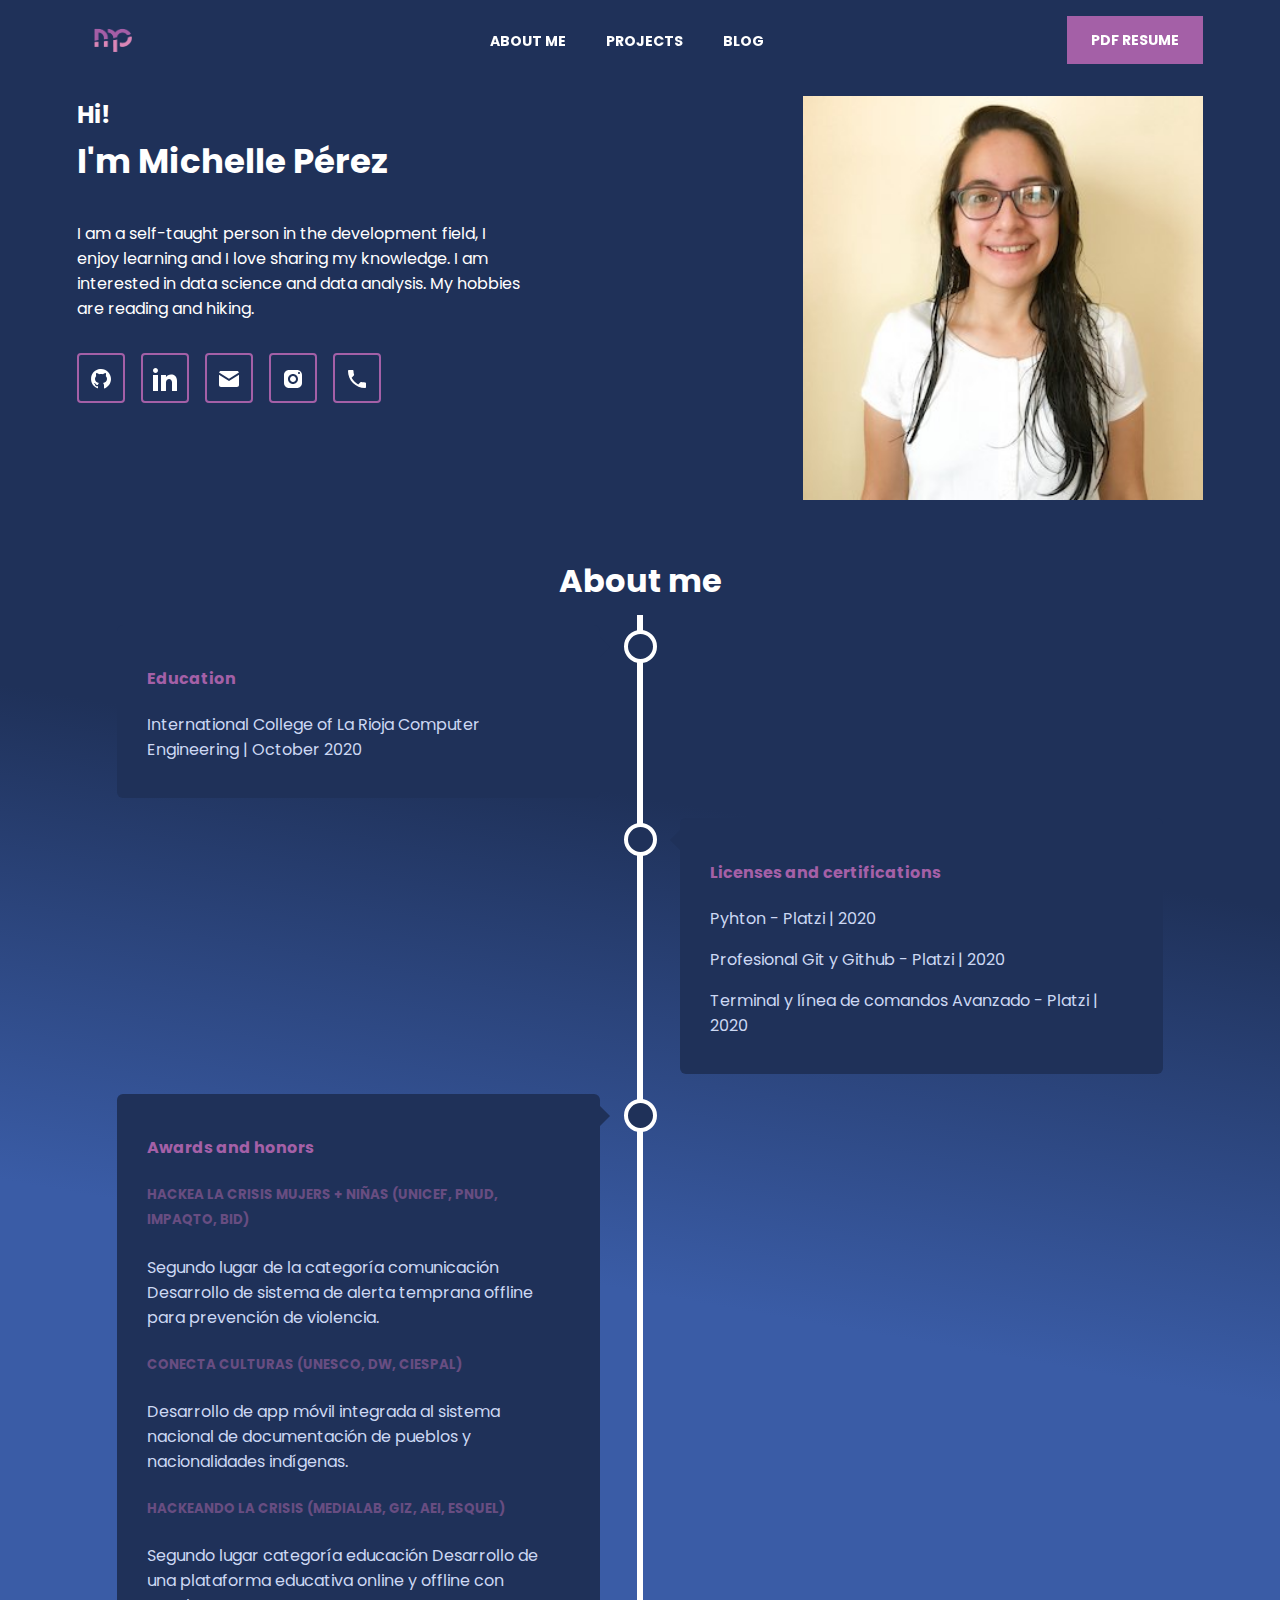
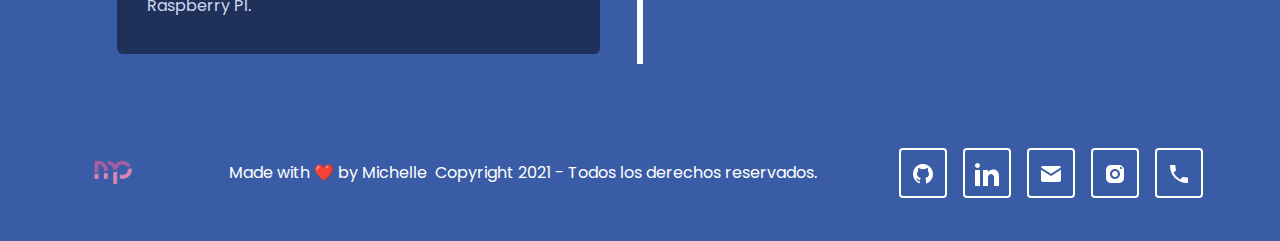
<file: index.html>
<!DOCTYPE html>
<html lang="en">
<head>
    <meta charset="UTF-8">
    <meta http-equiv="X-UA-Compatible" content="IE=edge">
    <meta name="viewport" content="width=device-width, initial-scale=1.0">
    <title>Michelle Pérez</title>
    <link rel="preconnect" href="https://fonts.googleapis.com">
    <link rel="preconnect" href="https://fonts.gstatic.com" crossorigin>
    <link href="https://fonts.googleapis.com/css2?family=Poppins:wght@700;400&display=swap" rel="stylesheet">
    <link rel="stylesheet" href="./css/index.css">
</head>
<body>
    <header class="header"> 
        <div class="wrapper">
            <div class="header-content">
                <a href="#main">
                    <img src="./images/logo.png" width = "70" height="40"
                    alt="logo" >
                </a>
                <nav class="menu" aria-label="main-navigation">
                    <ul>
        
                        <li>
                            <a href="#about-me">About me</a>
                        </li>
                        <li>
                            <a href="#projects">Projects</a>
                        </li>
                        <li>
                            <a href="#blog">Blog</a>
                        </li>
                    </ul>
                </nav>
                <a href="./files/cvMichellePerez.pdf" target="_blank" class="button">Pdf resume</a>
            </div>
        </div>
    </header>
    <div class="wrapper">
        <section aria-label="main" class="hero" id="main">
          <div class="hero-image">
            <img src="./images/michelle.jpg" width="321" height="321">
          </div>
          <div class="hero-description">
                <h1>
                    <span>Hi!</span>
                    <span>I'm Michelle Pérez</span>
                </h1>
                <p>I am a self-taught person in the development field, I enjoy learning and I love sharing my knowledge. I am interested in data science and data analysis. My hobbies are reading and hiking.</p>
                <div class="social"> 
                    <a class="button-icon" href="https://github.com/MichellePerezS" target="_blank"><img src="./icons/icon-github.svg"></a>
                    <a class="button-icon" href="https://www.linkedin.com/in/michelleperezs/" target="_blank"><img src="./icons/icon-linkedin.svg"></a>
                    <a class="button-icon" href="mailto:michelleperez.s@icloud.com" ><img src="./icons/icon-important_mail.svg"></a>
                    <a class="button-icon" href="https://www.instagram.com/michelle_elyzabeth/" target="_blank"><img src="./icons/icon-instagram.svg"></a>
                    <a class="button-icon" href="tel:+593963008176"><img src="./icons/icon-phone.svg"></a>
                </div> 
            </div>
        </section>
        <section aria-label="about-me" class="about-me" id="about-me">
            <div class="title-about-me">
                <h1>About me</h1>
            </div>
            <div class="timeline">
                <div class="container left">
                    <div class="content">
                      <h4>Education</h4>
                      <p>International College of La Rioja Computer Engineering | October 2020</p>
                    </div>
                  </div>
                  <div class="container right">
                    <div class="content">
                      <h4>Licenses and certifications</h4>
                      <p> Pyhton - Platzi | 2020</p>
                      <p>Profesional Git y Github - Platzi | 2020</p>
                      <p>Terminal y línea de comandos Avanzado - Platzi | 2020</p>
                    </div>
                  </div>
                  <div class="container left">
                      <div class="content">
                          <h4>Awards and honors</h4>
                          <h5> HACKEA LA CRISIS MUJERS + NIÑAS (UNICEF, PNUD, IMPAQTO, BID)</h5>
                          <p>Segundo lugar de la categoría comunicación
                              Desarrollo de sistema de alerta temprana offline para
                              prevención de violencia.</p>
  
                          <h5> CONECTA CULTURAS (UNESCO, DW, CIESPAL)</h5>
                          <p>Desarrollo de app móvil integrada al sistema nacional de
                              documentación de pueblos y nacionalidades indígenas.</p>
  
                          <h5>HACKEANDO LA CRISIS (MEDIALAB, GIZ, AEI, ESQUEL)</h5>
                          <p>Segundo lugar categoría educación
                              Desarrollo de una plataforma educativa online y offline
                              con Raspberry PI.</p> 
                      </div>
                  </div>

            </div>
                
        </section>
        <!-- <section  aria-label="projects" class="projects" id="projects">
            <div class="title-projects">
                <h1>Projects</h1>
            </div>
            <div class="card-container">
                <div class="card">
                    <div class="card-content">
                        <h3 class="card-title">Notebook</h3>
                        <p class="card-info">College projects with jupyter</p>
                        <a href="https://github.com/MichellePerezS/TrabajosUnir" class="button is-secondary" target="_blank"> Ver Código</a>
                    </div>
                </div>
                <div class="card">
                    <div class="card-content">
                        <h3 class="card-title">Hyperblog</h3>
                        <p class="card-info">Python exercises learn in platzi</p>
                        <a href="https://github.com/MichellePerezS/hyperblog" class="button is-secondary" target="_blank"> Ver Código</a>   
                  </div>
                </div>
                <div class="card">
                    <div class="card-content">
                        <h3 class="card-title">Video-player</h3>
                        <p class="card-info">Video player with html and css</p>
                        <a href="https://github.com/MichellePerezS/video-player" class="button is-secondary" target="_blank"> Ver Código</a> 
                  </div>
                </div>
            </div>
        </section> -->
        <footer class="footer">
            <div class="footer-logo">
                <img src="./images/logo.png" width = "70" height="40"
            alt="logo" >
            </div>
            
            <div class="social"> 
                <a class="button-icon" href="https://github.com/MichellePerezS" target="_blank"><img src="./icons/icon-github.svg"></a>
                <a class="button-icon" href="https://linkedin.com/in/michelle-p-217b54a5/" target="_blank"><img src="./icons/icon-linkedin.svg"></a>
                <a class="button-icon" href="mailto:michelleperez.s@icloud.com" ><img src="./icons/icon-important_mail.svg"></a>
                <a class="button-icon" href="https://www.instagram.com/michelle_elyzabeth/" target="_blank"><img src="./icons/icon-instagram.svg"></a>
                <a class="button-icon" href="tel:+593963008176"><img src="./icons/icon-phone.svg"></a>
            </div> 
            <div class="footer-copyright">
            <p>Made with ❤️ by Michelle </p>
            <p>Copyright 2021 - Todos los derechos reservados.</p>
            </div>
            
        </footer>

    </div>   
</body>
</html>
</file>
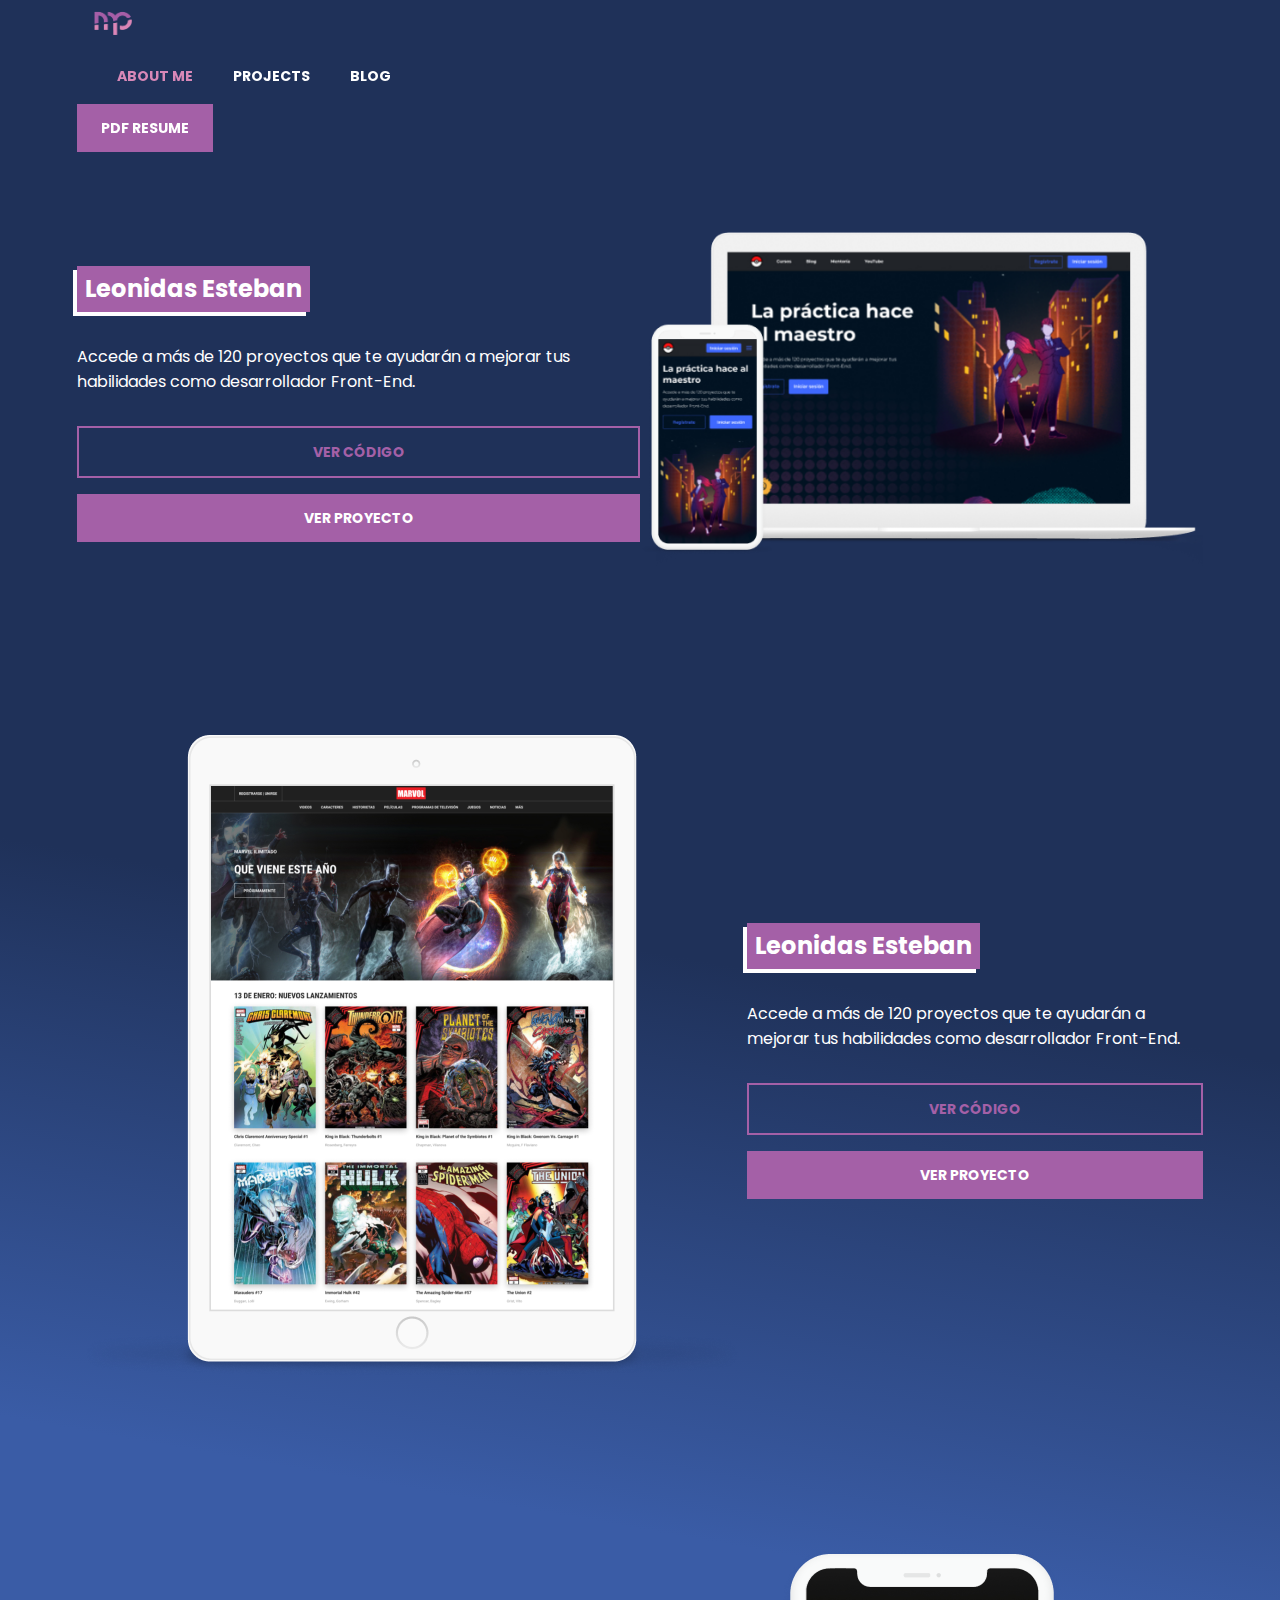
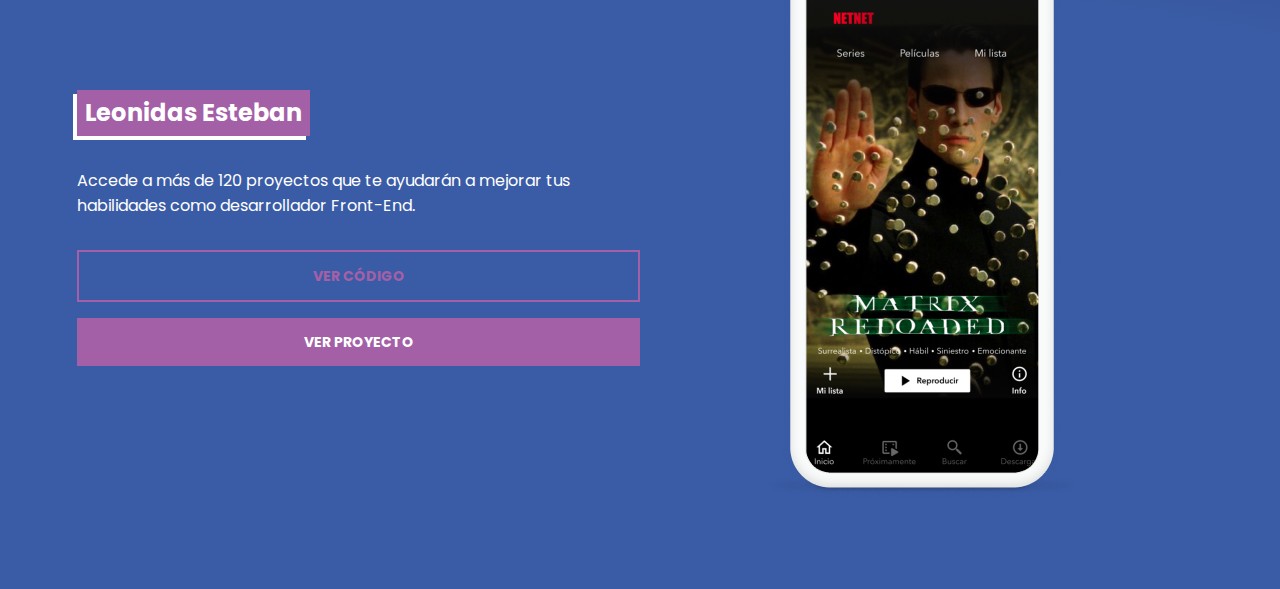
<file: projects.html>
<!DOCTYPE html>
<html lang="en">
<head>
    <meta charset="UTF-8">
    <meta http-equiv="X-UA-Compatible" content="IE=edge">
    <meta name="viewport" content="width=device-width, initial-scale=1.0">
    <title>Projects</title>
    <link rel="preconnect" href="https://fonts.googleapis.com">
    <link rel="preconnect" href="https://fonts.gstatic.com" crossorigin>
    <link href="https://fonts.googleapis.com/css2?family=Poppins:wght@700;400&display=swap" rel="stylesheet">
    <link rel="stylesheet" href="./css/index.css">
</head>
<body>
    <div class="wrapper">

        <header class="header"> 
            <img src="./images/logo.png" width = "70" height="40"
            alt="logo" >
            <nav class="menu">
                <ul>

                    <li>
                        <a class="is-active" href="./index.html">About me</a>
                    </li>
                    <li>
                        <a href="#main">Projects</a>
                    </li>
                    <li>
                        <a href="#blog">Blog</a>
                    </li>
                </ul>
            </nav>
            <button class="button"> Pdf resume</button>
        </header>
    
        <div class="testimony">
            <div class="testimony-image">
                <img src="./images/leonidas.png" alt="">
            </div>
            <div class="testimony-description">
                <a class="testimony-title" href="http://leonidasesteban.com" target="_blank">Leonidas Esteban</a>
                <p>Accede a más de 120 proyectos que te ayudarán a mejorar 
                    tus habilidades como desarrollador Front-End.</p>
                    
                 <a href="https://github.com/MichellePerezS/my-first-blog" class="button is-secondary" target="_blank"> Ver Código</a>   
                 <a href="http://leonidasesteba.com" class="button" target="_blank"> Ver Proyecto</a>
                </div>
        </div>
        <div class="testimony">
            <div class="testimony-image">
                <img src="./images/marvol.png" alt="">
            </div>
            <div class="testimony-description">
                <a class="testimony-title" href="http://leonidasesteban.com" target="_blank">Leonidas Esteban</a>
                <p>Accede a más de 120 proyectos que te ayudarán a mejorar 
                    tus habilidades como desarrollador Front-End.</p>
                    
                 <a href="https://github.com/MichellePerezS/my-first-blog" class="button is-secondary" target="_blank"> Ver Código</a>   
                 <a href="http://leonidasesteba.com" class="button" target="_blank"> Ver Proyecto</a>
                </div>
        </div>
        <div class="testimony">
            <div class="testimony-image">
                <img src="./images/netnet.png" alt="">
            </div>
            <div class="testimony-description">
                <a class="testimony-title" href="http://leonidasesteban.com" target="_blank">Leonidas Esteban</a>
                <p>Accede a más de 120 proyectos que te ayudarán a mejorar 
                    tus habilidades como desarrollador Front-End.</p>
                    
                 <a href="https://github.com/MichellePerezS/my-first-blog" class="button is-secondary" target="_blank"> Ver Código</a>   
                 <a href="http://leonidasesteba.com" class="button" target="_blank"> Ver Proyecto</a>
                </div>
        </div>
       
    </div>
</body>
</html>
</file>
<file: css/index.css>
@import "./button.css";
@import "./header.css";
@import "./button-icon.css";
@import "./hero.css";
@import "./wrapper.css";
@import "./menu.css";
@import "./testimony.css";
@import "./social.css";
@import "./footer.css";
@import "./about-me.css";
@import "./projects.css";



:root {
    --fontBase: 'Poppins', sans-serif;
    --headline1:bold 95px/153.71px var(--fontBase);
    --headline2:bold 59px/95px var(--fontBase);
    --headline3:bold 48px/77px var(--fontBase);
    --headline4:bold 34px/55px var(--fontBase);
    --headline5:bold 24px/38px var(--fontBase);
    --body1:16px/25px var(--fontBase);
    --body2:14px/22px var(--fontBase);
    --button: bold 14px/22px var(--fontBase);
    --caption: 12px/19px var(--fontBase);
    --blue: #1f3159 ;
    --pink: #d888b8 ;
    --lilac: #a460a7 ;
    --purple: #684d81;
    --white: white ;
    
}

body{
    background: rgb(31,49,89);
    background: linear-gradient(10deg, rgba(58,92,166,1) 32%, rgba(31,49,89,1) 56%);
    min-block-size: 100vh;
    font: var(--body1);
    color:var(--white);
    margin: 0;

}
</file>
